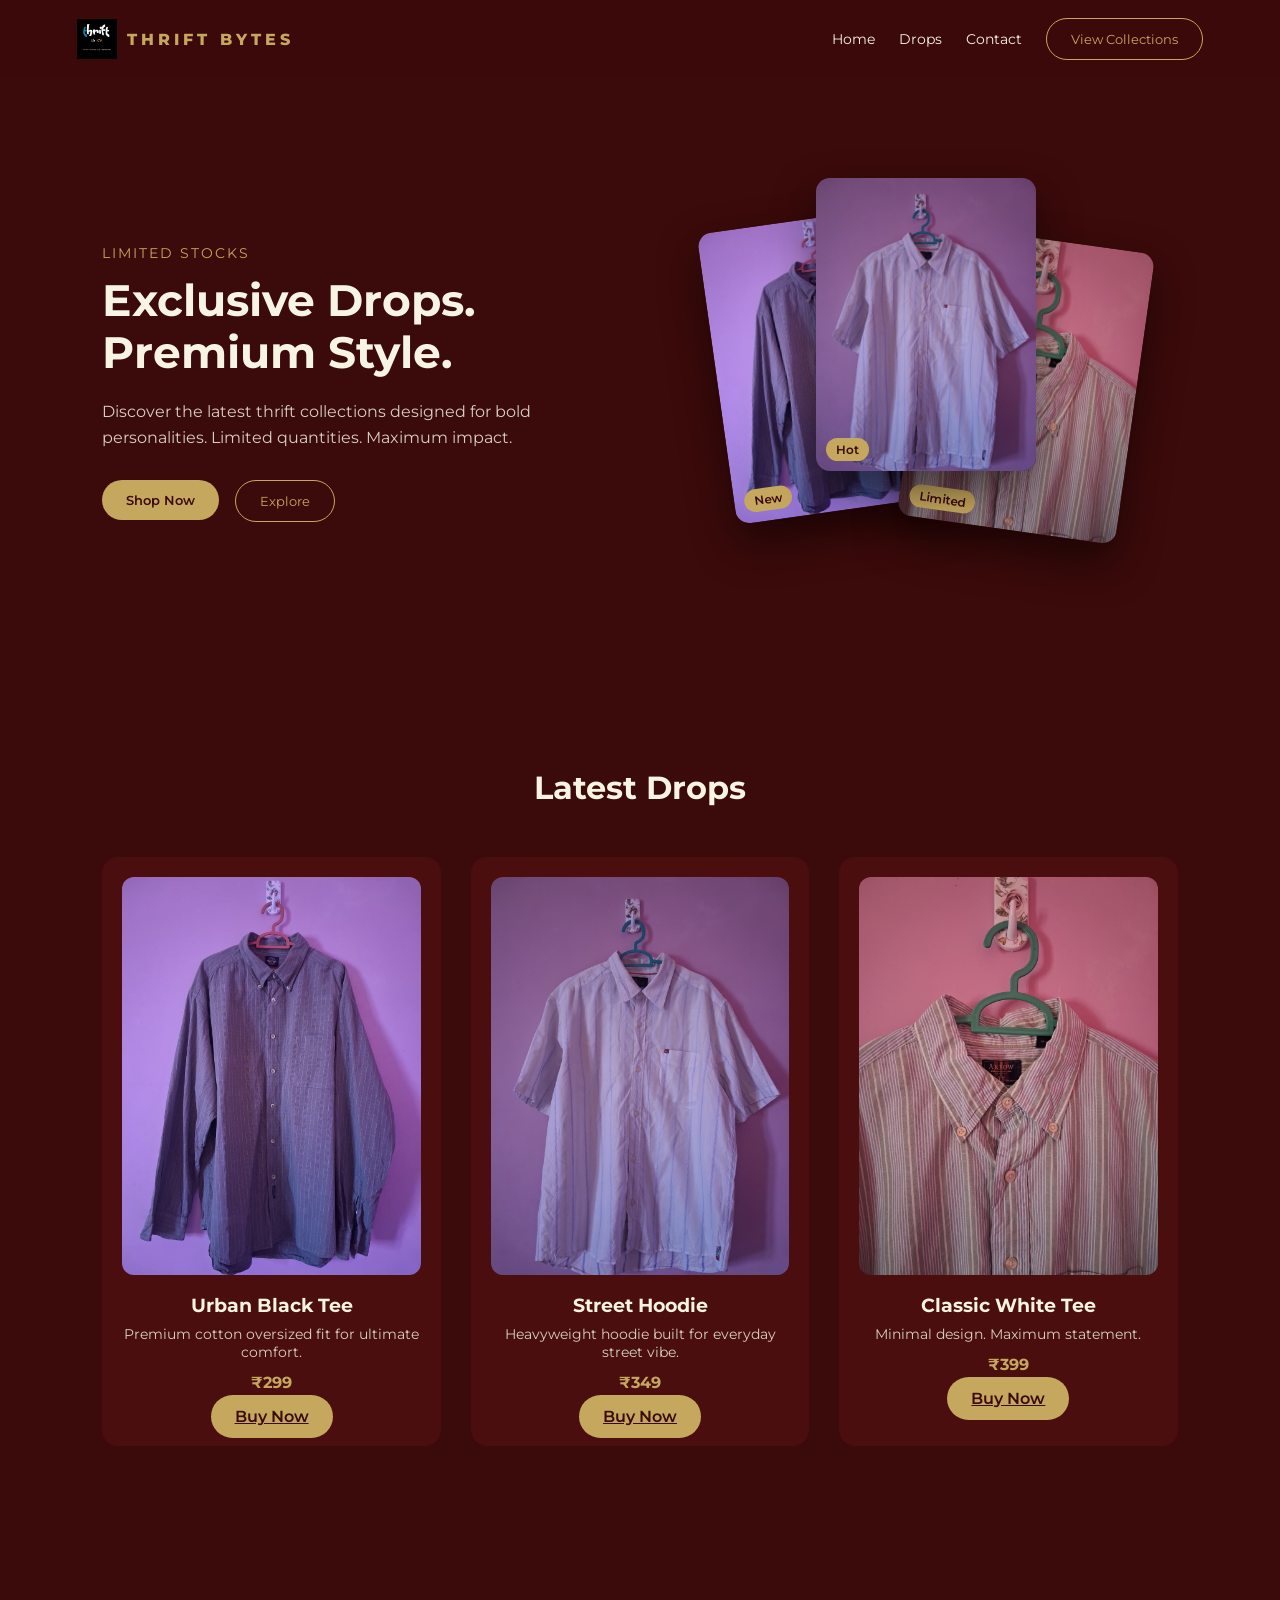
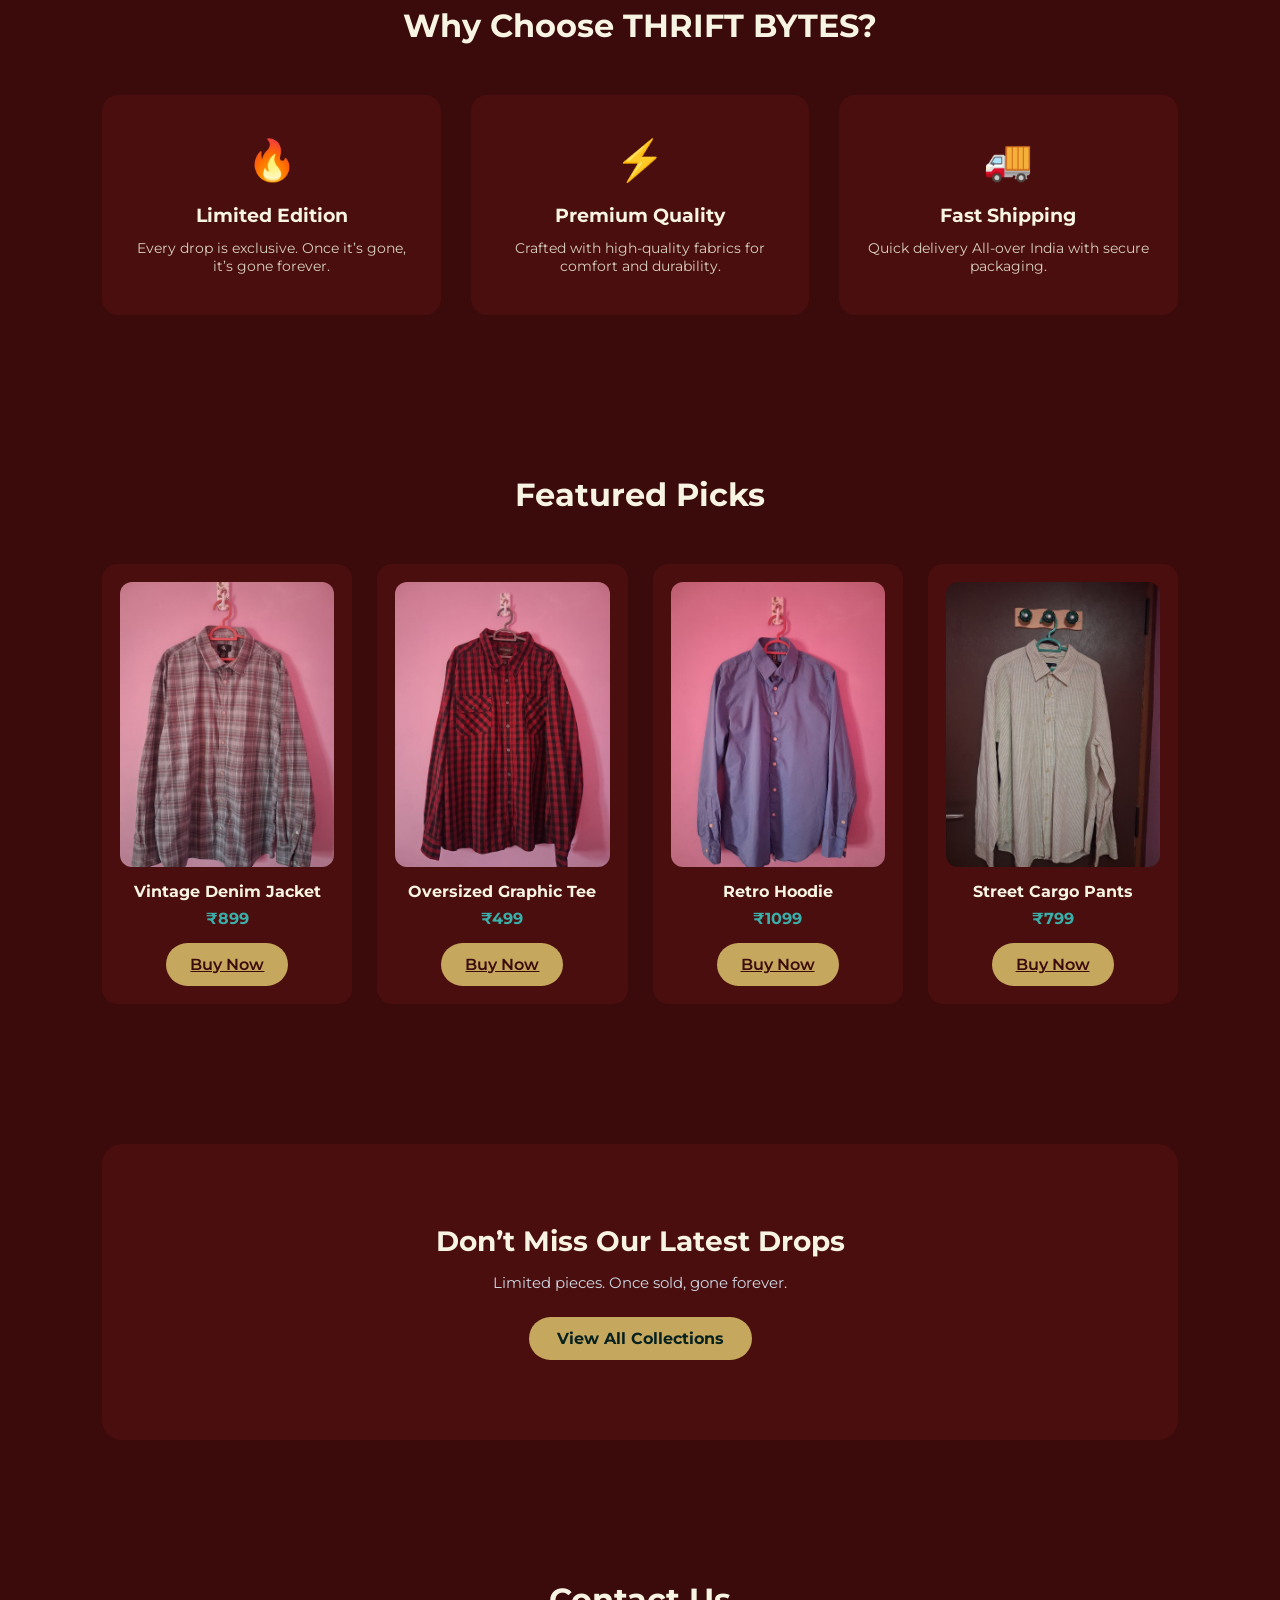
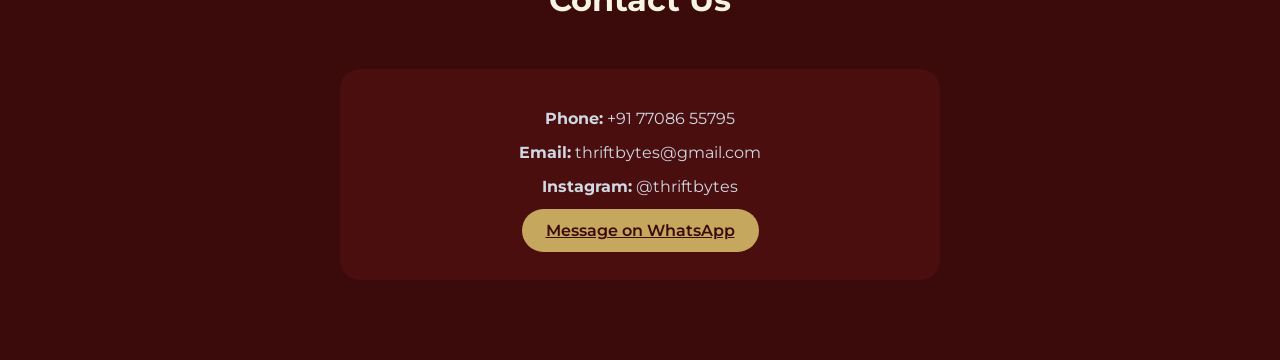
<file: index.html>
<!DOCTYPE html>
<html lang="en">

<head>
    <meta charset="UTF-8">
    <meta name="viewport" content="width=device-width, initial-scale=1.0">
    <title>THRIFT BYTES | HOME</title>
    <link rel="icon" href="thrift bytes.jpeg">

    <!-- Google Font -->
    <link href="https://fonts.googleapis.com/css2?family=Montserrat:wght@400;600;800&display=swap" rel="stylesheet">

    <!-- Your CSS File -->
    <link rel="stylesheet" href="style.css">
</head>

<body>

    <!-- ================= NAVBAR ================= -->

    <nav class="navbar">
        <div class="logo">
            <img src="thrift bytes.jpeg" alt="Logo">
            THRIFT BYTES
        </div>

        <div class="menu-toggle">&#9776;</div>

        <div class="nav-links">
            <a href="index.html">Home</a>

            <a href="drops.html">Drops</a>
            <a href="drops.html">Contact</a>
            <div class="parent-container">
               <a href="drops.html">
                <button class="btn-outline">View Collections</button>
                </a>
            </div>

        </div>
    </nav>

    <!-- ================= HERO ================= -->

    <section class="hero-section">

        <div class="hero-left">
            <div class="kicker">LIMITED STOCKS</div>
            <h1>Exclusive Drops.<br>Premium Style.</h1>
            <p>
                Discover the latest thrift collections designed for bold personalities.
                Limited quantities. Maximum impact.
            </p>

            <div class="hero-actions">
                <a href="https://wa.me/917708655795?text=Hi%20I%20want%20to%20buy%20Urban%20Black%20Tee">
                    <button class="btn-primary">Shop Now</button>
                </a>
                <a href="drops.html">
                    <button class="btn-outline">Explore</button>
                </a>
            </div>
        </div>

        <div class="hero-right">
            <div class="shirt-card card-1">
                <img src="images.jpeg/cn-1.jpeg" alt="">
                <span>New</span>
            </div>

            <div class="shirt-card card-2">
                <img src="images.jpeg/cn-2.jpeg" alt="">
                <span>Hot</span>
            </div>

            <div class="shirt-card card-3">
                <img src="images.jpeg/cn-3.jpeg" alt="">
                <span>Limited</span>
            </div>
        </div>

    </section>

    <!-- ================= DROP SECTION ================= -->

    <section class="drop-section">
        <h2 class="section-title">Latest Drops</h2>

        <div class="drop-grid">

            <div class="drop-card">
                <img src="images.jpeg/cn-1.jpeg" alt="">
                <h3>Urban Black Tee</h3>
                <p>Premium cotton oversized fit for ultimate comfort.</p>
                <div class="price">₹299</div>
                <a class="btn-primary"
                    href="https://wa.me/917708655795?text=Hi%20I%20want%20to%20buy%20Urban%20Black%20Tee"
                    target="_blank">
                    Buy Now
                </a>
            </div>

            <div class="drop-card">
                <img src="images.jpeg/cn-2.jpeg" alt="">
                <h3>Street Hoodie</h3>
                <p>Heavyweight hoodie built for everyday street vibe.</p>
                <div class="price">₹349</div>
                <a class="btn-primary" href="https://wa.me/917708655795?text=Hi%20I%20want%20to%20buy%20Street%20Hoodie"
                    target="_blank">
                    Buy Now
                </a>
            </div>

            <div class="drop-card">
                <img src="images.jpeg/cn-3.jpeg" alt="">
                <h3>Classic White Tee</h3>
                <p>Minimal design. Maximum statement.</p>
                <div class="price">₹399</div>
                <a class="btn-primary"
                    href="https://wa.me/917708655795?text=Hi%20I%20want%20to%20buy%20Classic%20White%20Tee"
                    target="_blank">
                    Buy Now
                </a>
            </div>

        </div>
    </section>

    <!-- ================= WHY US SECTION ================= -->

    <section class="why-section">
        <h2 class="section-title">Why Choose THRIFT BYTES?</h2>

        <div class="why-grid">

            <div class="why-card">
                <div class="why-icon">🔥</div>
                <h3>Limited Edition</h3>
                <p>Every drop is exclusive. Once it’s gone, it’s gone forever.</p>
            </div>

            <div class="why-card">
                <div class="why-icon">⚡</div>
                <h3>Premium Quality</h3>
                <p>Crafted with high-quality fabrics for comfort and durability.</p>
            </div>

            <div class="why-card">
                <div class="why-icon">🚚</div>
                <h3>Fast Shipping</h3>
                <p>Quick delivery All-over India with secure packaging.</p>
            </div>

        </div>
    </section>

    <section class="featured-section">
        <h2 class="section-title">Featured Picks</h2>

        <div class="featured-grid">

            <div class="featured-card">
                <img src="images.jpeg/cn-18.jpeg" alt="Product">
                <h3>Vintage Denim Jacket</h3>
                <p class="price">₹899</p>
                 <a class="btn-primary"
                    href="https://wa.me/917708655795?text=Hi%20I%20want%20to%20buy%20Classic%20White%20Tee"
                    target="_blank">
                    Buy Now
                </a>
            </div>

            <div class="featured-card">
                <img src="images.jpeg/cn-19.jpeg" alt="Product">
                <h3>Oversized Graphic Tee</h3>
                <p class="price">₹499</p>
                 <a class="btn-primary"
                    href="https://wa.me/917708655795?text=Hi%20I%20want%20to%20buy%20Classic%20White%20Tee"
                    target="_blank">
                    Buy Now
                </a>
            </div>

            <div class="featured-card">
                <img src="images.jpeg/cn-20.jpeg" alt="Product">
                <h3>Retro Hoodie</h3>
                <p class="price">₹1099</p>
                  <a class="btn-primary"
                    href="https://wa.me/917708655795?text=Hi%20I%20want%20to%20buy%20Classic%20White%20Tee"
                    target="_blank">
                    Buy Now
                </a>
            </div>

            <div class="featured-card">
                <img src="images.jpeg/cn-21.jpeg" alt="Product">
                <h3>Street Cargo Pants</h3>
                <p class="price">₹799</p>
                  <a class="btn-primary"
                    href="https://wa.me/917708655795?text=Hi%20I%20want%20to%20buy%20Classic%20White%20Tee"
                    target="_blank">
                    Buy Now
                </a>
            </div>

        </div>
    </section>

    <section class="cta-section">
        <div class="cta-content">
            <h2>Don’t Miss Our Latest Drops</h2>
            <p>Limited pieces. Once sold, gone forever.</p>
            <a href="drops.html" class="btn-primary">View All Collections</a>
        </div>
    </section>

    <section class="contact-section">
        <h2 class="section-title">Contact Us</h2>

        <div class="contact-container">

            <div class="contact-info">
                <p><strong>Phone:</strong> +91 77086 55795</p>
                <p><strong>Email:</strong> thriftbytes@gmail.com</p>
                <p><strong>Instagram:</strong> @thriftbytes</p>
            </div>

            <div class="contact-action">
                <a href="https://wa.me/919876543210" class="btn-primary">Message on WhatsApp</a>
            </div>

        </div>
    </section>


    <!-- ================= NAV TOGGLE SCRIPT ================= -->

    <script>
        const toggle = document.querySelector(".menu-toggle");
        const nav = document.querySelector(".nav-links");

        toggle.addEventListener("click", () => {
            nav.classList.toggle("active");
        });
    </script>

</body>

</html>
</file>
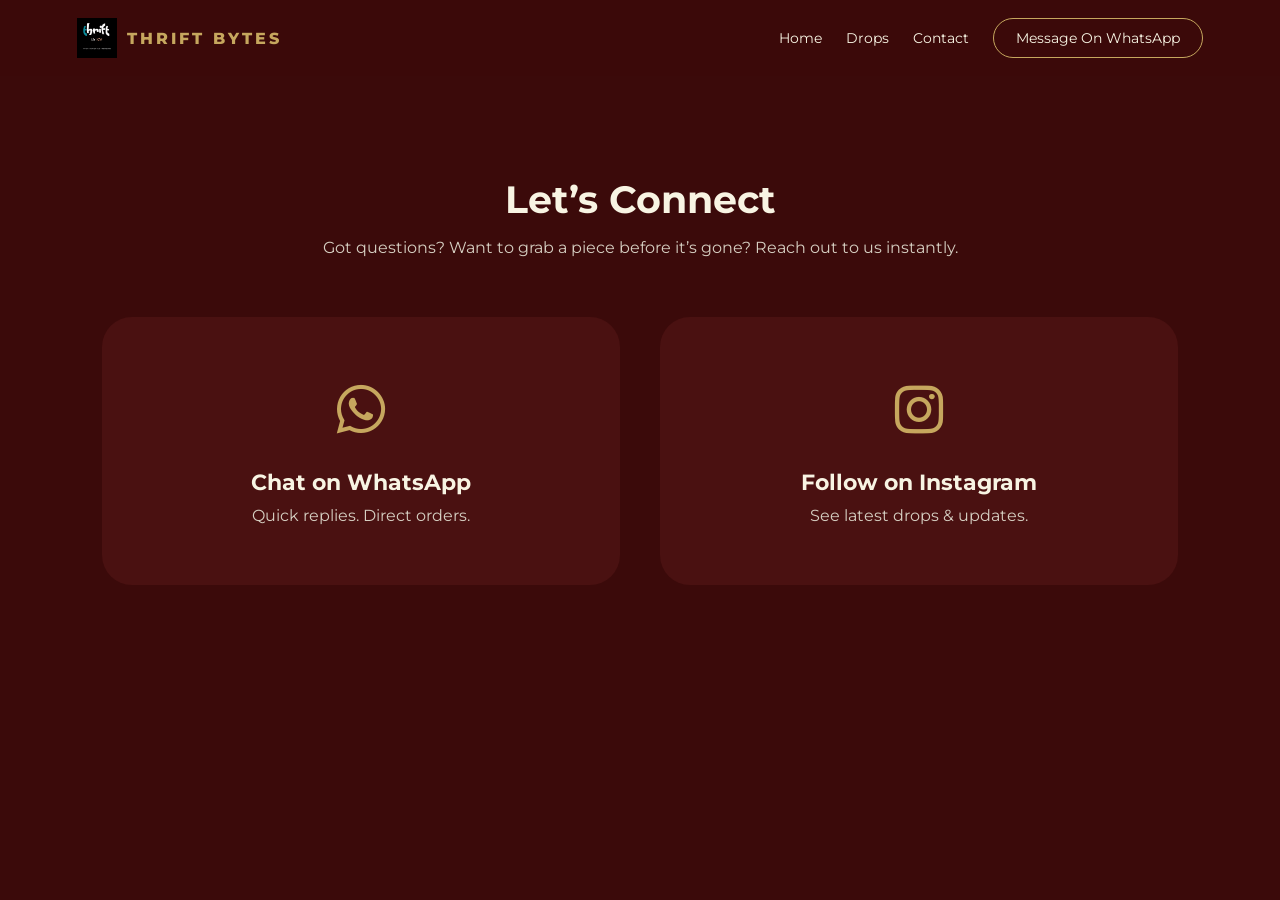
<file: contact.html>
<!DOCTYPE html>
<html lang="en">
<head>
<meta charset="UTF-8">
<meta name="viewport" content="width=device-width, initial-scale=1.0">
<title>THRIFT BYTES | CONTACT</title>

<link href="https://fonts.googleapis.com/css2?family=Montserrat:wght@400;600;800&display=swap" rel="stylesheet">
<link rel="stylesheet" href="https://cdnjs.cloudflare.com/ajax/libs/font-awesome/6.5.0/css/all.min.css">
<link rel="icon" href="thrift bytes.jpeg">
<style>
* {
    margin: 0;
    padding: 0;
    box-sizing: border-box;
    font-family: "Montserrat", sans-serif;
}

body {
    background: #3B0A0A;
    color: #F8F4E3;
    overflow-x: hidden;
}

/* ================= NAVBAR ================= */

.navbar {
    position: sticky;
    top: 0;
    z-index: 100;
    display: flex;
    justify-content: space-between;
    align-items: center;
    padding: 18px 6%;
    background: rgba(59, 10, 10, 0.95);
    backdrop-filter: blur(8px);
}

.logo {
    display: flex;
    align-items: center;
    gap: 10px;
    font-weight: 800;
    letter-spacing: 3px;
    color: #C6A75E;
}

.logo img {
    height: 40px;
}

.nav-links {
    display: flex;
    gap: 24px;
    align-items: center;
}

.nav-links a {
    text-decoration: none;
    color: #F8F4E3;
    font-size: 14px;
    transition: 0.3s ease;
}

.nav-links a:hover {
    color: #C6A75E;
}

.menu-toggle {
    display: none;
    font-size: 28px;
    cursor: pointer;
    color: #C6A75E;
}

/* Button Styled Anchor */

.btn-outline {
    padding: 10px 22px;
    border-radius: 28px;
    border: 1px solid #C6A75E;
    color: #C6A75E;
    background: transparent;
    text-decoration: none;
    display: inline-flex;
    align-items: center;
    justify-content: center;
    transition: all 0.3s ease;
}

.btn-outline:hover {
    background: #C6A75E;
    color: #3B0A0A !important;  /* force text color */
    border: 1px solid #C6A75E;
}

/* ================= CONTACT SECTION ================= */

.big-contact {
    padding: 100px 8%;
    text-align: center;
}

.big-contact h1 {
    font-size: 38px;
    margin-bottom: 15px;
}

.contact-subtitle {
    color: #d6cfc2;
    margin-bottom: 60px;
    font-size: 16px;
}

.contact-grid {
    display: grid;
    grid-template-columns: repeat(2, 1fr);
    gap: 40px;
}

.contact-card {
    background: #4A1111;
    padding: 60px 30px;
    border-radius: 30px;
    text-decoration: none;
    color: #F8F4E3;
    transition: 0.3s ease;
    display: flex;
    flex-direction: column;
    align-items: center;
}

.contact-card:hover {
    transform: translateY(-8px);
    border: 1px solid #C6A75E;
}

.contact-card .icon {
    font-size: 55px;
    margin-bottom: 25px;
    color: #C6A75E;
}

.contact-card h3 {
    margin-bottom: 10px;
    font-size: 22px;
}

.contact-card p {
    color: #d6cfc2;
}

/* ================= MOBILE ================= */

@media (max-width: 900px) {

    .menu-toggle {
        display: block;
    }

    .nav-links {
        position: absolute;
        top: 75px;
        left: 0;
        width: 100%;
        background: #3B0A0A;
        flex-direction: column;
        gap: 20px;
        padding: 25px;
        display: none;
    }

    .nav-links.active {
        display: flex;
    }

    .contact-grid {
        grid-template-columns: 1fr;
    }

    .big-contact h1 {
        font-size: 28px;
    }
}
</style>
</head>

<body>

<!-- NAVBAR -->
<nav class="navbar">
    <div class="logo">
        <img src="thrift bytes.jpeg" alt="Logo">
        THRIFT BYTES
    </div>

    <div class="menu-toggle">&#9776;</div>

    <div class="nav-links">
        <a href="index.html">Home</a>
        <a href="drops.html">Drops</a>
        <a href="contact.html">Contact</a>
        <a href="https://wa.me/917708655795" class="btn-outline">
            Message On WhatsApp
        </a>
    </div>
</nav>

<!-- CONTACT SECTION -->
<section class="big-contact">

    <h1>Let’s Connect</h1>
    <p class="contact-subtitle">
        Got questions? Want to grab a piece before it’s gone?
        Reach out to us instantly.
    </p>

    <div class="contact-grid">

        <a href="https://wa.me/917708655795" class="contact-card">
            <div class="icon">
                <i class="fab fa-whatsapp"></i>
            </div>
            <h3>Chat on WhatsApp</h3>
            <p>Quick replies. Direct orders.</p>
        </a>

        <a href="https://instagram.com/thriftbytes" class="contact-card">
            <div class="icon">
                <i class="fab fa-instagram"></i>
            </div>
            <h3>Follow on Instagram</h3>
            <p>See latest drops & updates.</p>
        </a>

    </div>

</section>

<script>
const toggle = document.querySelector(".menu-toggle");
const navLinks = document.querySelector(".nav-links");

toggle.addEventListener("click", () => {
    navLinks.classList.toggle("active");
});
</script>

</body>
</html>
</file>
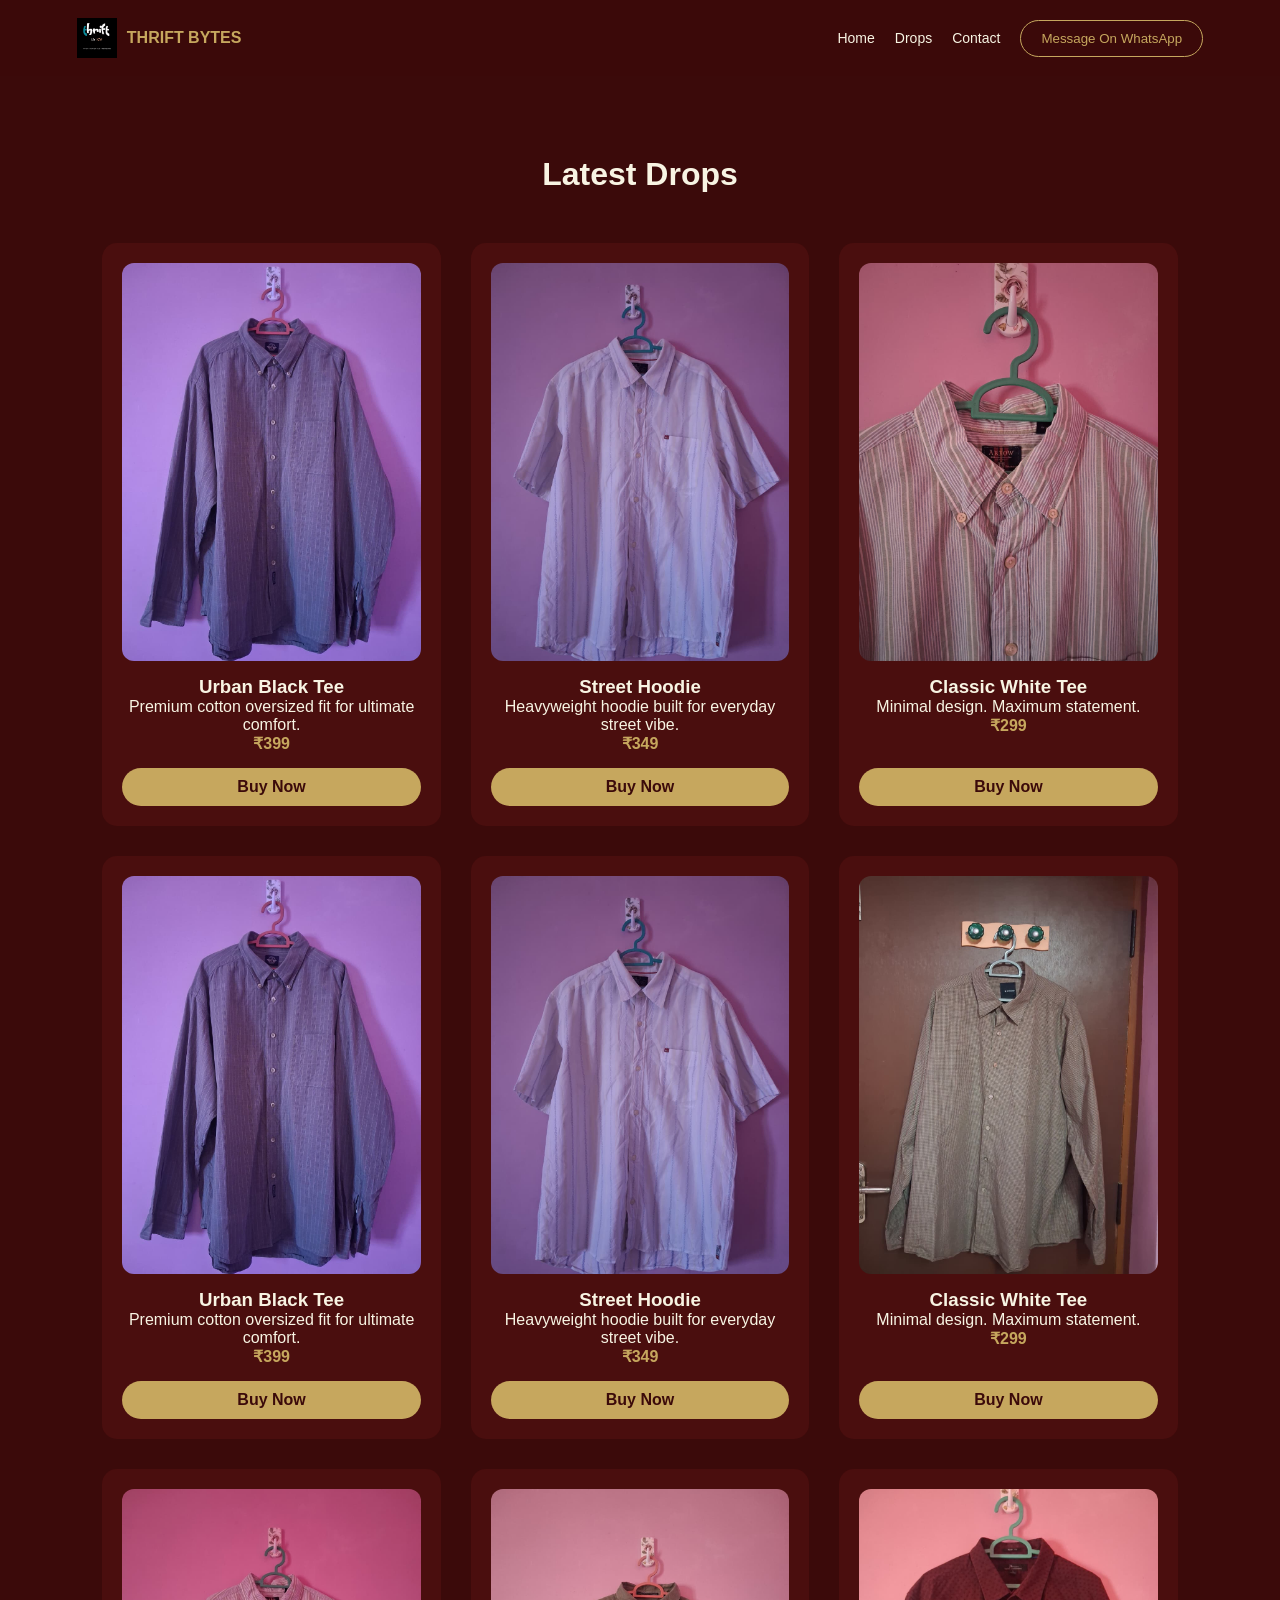
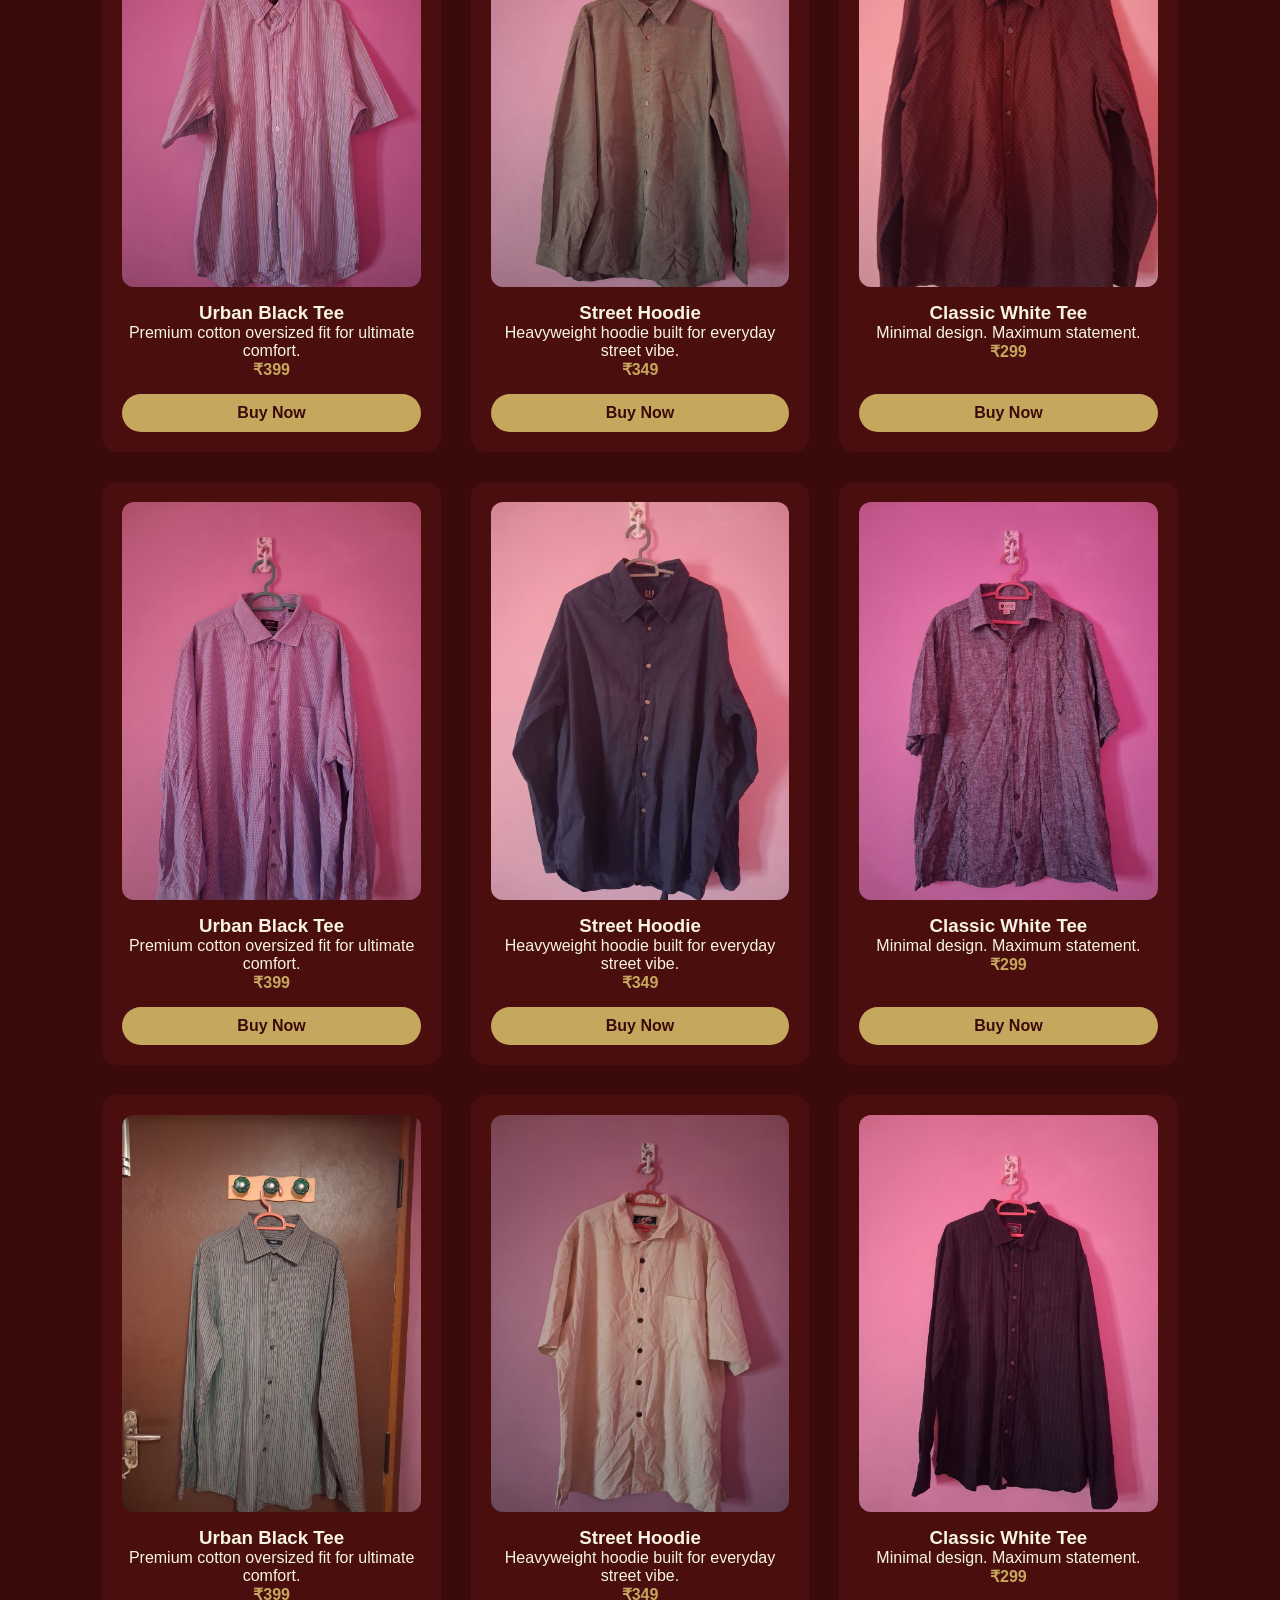
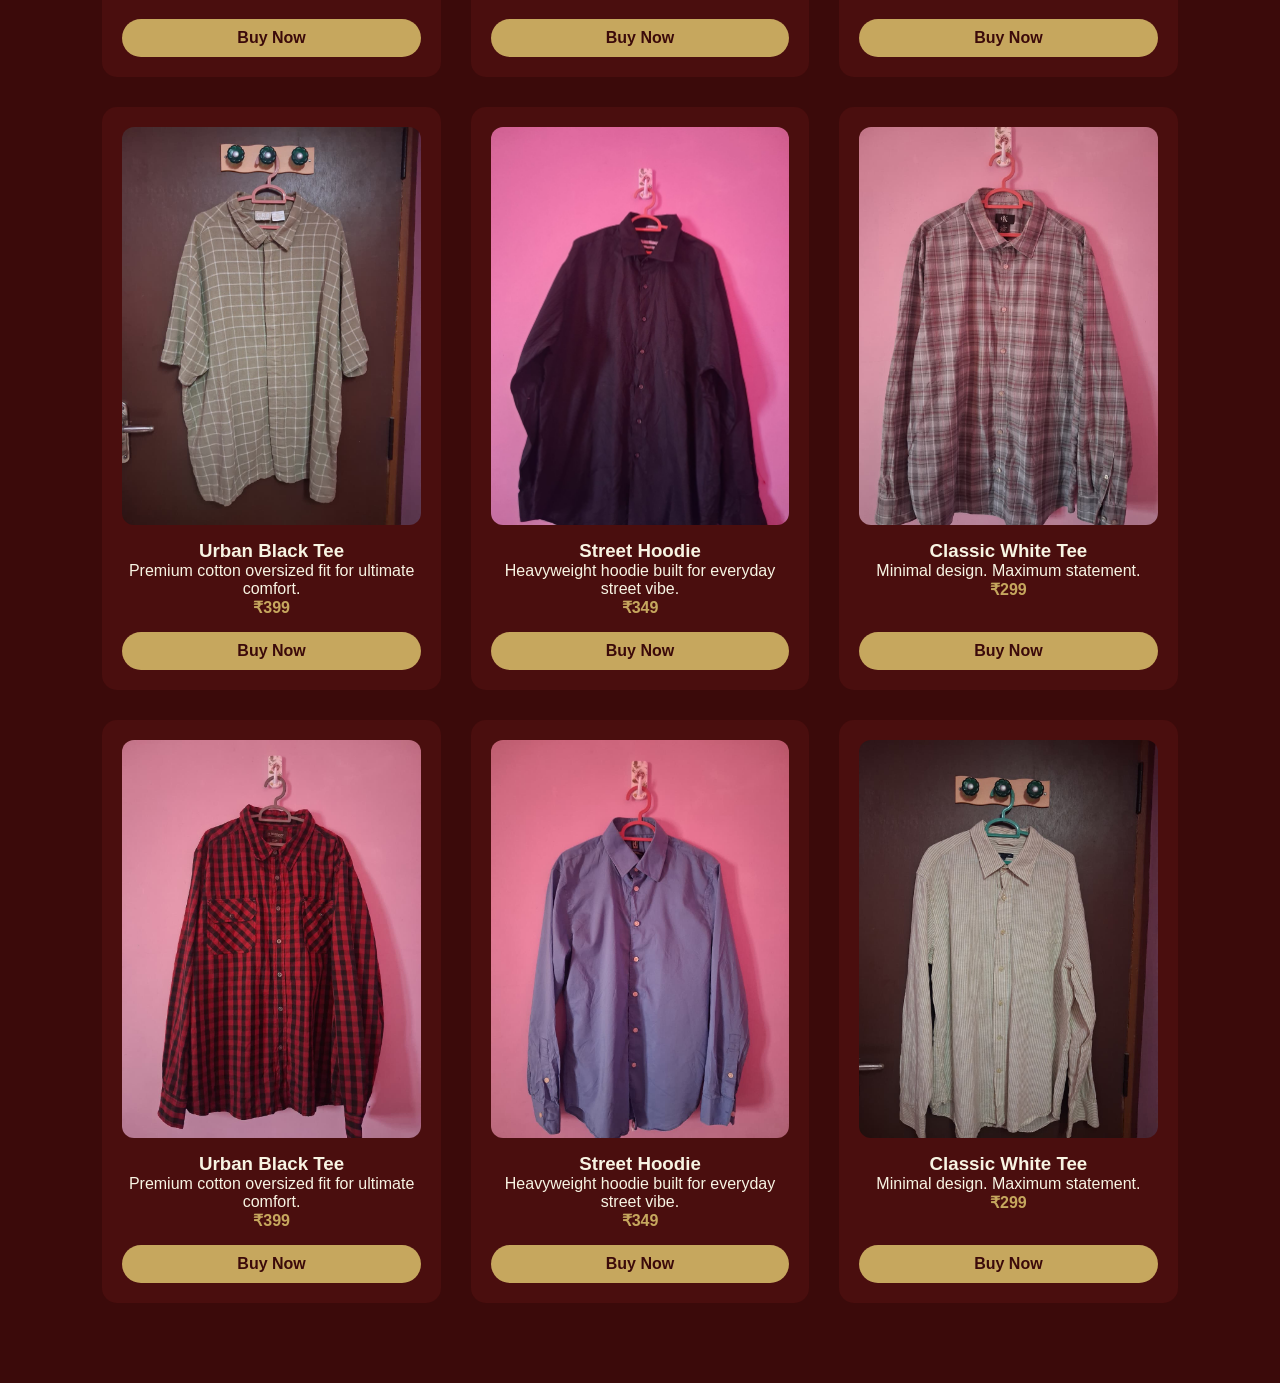
<file: drops.html>
<!DOCTYPE html>
<html lang="en">

<head>
    <meta charset="UTF-8">
    <meta name="viewport" content="width=device-width, initial-scale=1.0">
    <title>THRIFT BYTES | DROPS</title>
<link rel="icon" href="thrift bytes.jpeg">
    <style>
        * {
            margin: 0;
            padding: 0;
            box-sizing: border-box;
            font-family: Arial, sans-serif;
        }

        body {
            background: #3B0A0A;
            color: #F8F4E3;
        }

        .navbar {
            position: sticky;
            top: 0;
            z-index: 100;
            display: flex;
            justify-content: space-between;
            align-items: center;
            padding: 18px 6%;
            background: rgba(59, 10, 10, 0.95);
        }

        .logo {
            display: flex;
            align-items: center;
            gap: 10px;
            font-weight: bold;
            color: #C6A75E;
        }

        .logo img {
            height: 40px;
        }

        .nav-links {
            display: flex;
            gap: 20px;
            align-items: center;
        }

        .nav-links a {
            text-decoration: none;
            color: #F8F4E3;
            font-size: 14px;
        }

        .nav-links a:hover {
            color: #C6A75E;
        }

        .menu-toggle {
            display: none;
            font-size: 28px;
            cursor: pointer;
            color: #C6A75E;
        }

        .btn-outline {
            padding: 10px 20px;
            border-radius: 25px;
            border: 1px solid #C6A75E;
            background: transparent;
            color: #C6A75E;
            cursor: pointer;
        }

        .drop-section {
            padding: 80px 8%;
        }

        .section-title {
            text-align: center;
            font-size: 32px;
            margin-bottom: 50px;
        }

        .drop-grid {
            display: grid;
            grid-template-columns: repeat(3, 1fr);
            gap: 30px;
        }

        @media (max-width: 992px) {
            .drop-grid {
                grid-template-columns: repeat(2, 1fr);
            }
        }

        @media (max-width: 600px) {
            .drop-grid {
                grid-template-columns: 1fr;
            }
        }

        .drop-card {
            background: #4A0E0E;
            padding: 20px;
            border-radius: 15px;
            text-align: center;
            transition: 0.3s ease;
            display: flex;
            flex-direction: column;
        }

        .drop-card img {
            width: 100%;
            border-radius: 12px;
            margin-bottom: 15px;
        }

        .price {
            font-weight: bold;
            margin-bottom: 15px;
            color: #C6A75E;
        }

        .btn-primary {
            display: inline-block;
            padding: 10px 20px;
            border-radius: 25px;
            background: #C6A75E;
            color: #3B0A0A;
            font-weight: bold;
            cursor: pointer;
            margin-top: auto;
            text-decoration: none;
        }

        .drop-card:hover {
            transform: translateY(-6px);
        }

        @media (max-width: 768px) {

            .menu-toggle {
                display: block;
            }

            .nav-links {
                position: absolute;
                top: 70px;
                left: 0;
                width: 100%;
                background: #3B0A0A;
                flex-direction: column;
                gap: 15px;
                padding: 20px;
                display: none;
            }

            .nav-links.active {
                display: flex;
            }
        }
    </style>
</head>


<body>

    <nav class="navbar">
        <div class="logo">
            <img src="thrift bytes.jpeg" alt="Logo">
            THRIFT BYTES
        </div>

        <div class="menu-toggle">&#9776;</div>

        <div class="nav-links">
            <a href="index.html">Home</a>
            
            <a href="drops.html">Drops</a>
            <a href="contact.html">Contact</a>
            <a href="https://wa.me/917708655795?text=Hi%20I%20want%20to%20buy%20Urban%20Black%20Tee">
            <button class="btn-outline">Message On WhatsApp</button>
            </a>
        </div>
    </nav>

    <section class="drop-section">
        <h2 class="section-title">Latest Drops</h2>

        <div class="drop-grid">

            <!-- Repeat for all products -->
            <div class="drop-card">
                <img src="images.jpeg/cn-1.jpeg" alt="">
                <h3>Urban Black Tee</h3>
                <p>Premium cotton oversized fit for ultimate comfort.</p>
                <div class="price">₹399</div>
                <a class="btn-primary"
                    href="https://wa.me/917708655795?text=Hi%20I%20want%20to%20buy%20Urban%20Black%20Tee"
                    target="_blank">Buy Now</a>
            </div>

            <div class="drop-card">
                <img src="images.jpeg/cn-2.jpeg" alt="">
                <h3>Street Hoodie</h3>
                <p>Heavyweight hoodie built for everyday street vibe.</p>
                <div class="price">₹349</div>
                <a class="btn-primary" href="https://wa.me/917708655795?text=Hi%20I%20want%20to%20buy%20Street%20Hoodie"
                    target="_blank">Buy Now</a>
            </div>

            <div class="drop-card">
                <img src="images.jpeg/cn-3.jpeg" alt="">
                <h3>Classic White Tee</h3>
                <p>Minimal design. Maximum statement.</p>
                <div class="price">₹299</div>
                <a class="btn-primary"
                    href="https://wa.me/917708655795?text=Hi%20I%20want%20to%20buy%20Classic%20White%20Tee"
                    target="_blank">Buy Now</a>
            </div>
            <div class="drop-card">
                <img src="images.jpeg/cn-4.jpeg" alt="">
                <h3>Urban Black Tee</h3>
                <p>Premium cotton oversized fit for ultimate comfort.</p>
                <div class="price">₹399</div>
                <a class="btn-primary"
                    href="https://wa.me/917708655795?text=Hi%20I%20want%20to%20buy%20Urban%20Black%20Tee"
                    target="_blank">Buy Now</a>
            </div>

            <div class="drop-card">
                <img src="images.jpeg/cn-5.jpeg" alt="">
                <h3>Street Hoodie</h3>
                <p>Heavyweight hoodie built for everyday street vibe.</p>
                <div class="price">₹349</div>
                <a class="btn-primary" href="https://wa.me/917708655795?text=Hi%20I%20want%20to%20buy%20Street%20Hoodie"
                    target="_blank">Buy Now</a>
            </div>

            <div class="drop-card">
                <img src="images.jpeg/cn-6.jpeg" alt="">
                <h3>Classic White Tee</h3>
                <p>Minimal design. Maximum statement.</p>
                <div class="price">₹299</div>
                <a class="btn-primary"
                    href="https://wa.me/917708655795?text=Hi%20I%20want%20to%20buy%20Classic%20White%20Tee"
                    target="_blank">Buy Now</a>
            </div>
            <div class="drop-card">
                <img src="images.jpeg/cn-7.jpeg" alt="">
                <h3>Urban Black Tee</h3>
                <p>Premium cotton oversized fit for ultimate comfort.</p>
                <div class="price">₹399</div>
                <a class="btn-primary"
                    href="https://wa.me/917708655795?text=Hi%20I%20want%20to%20buy%20Urban%20Black%20Tee"
                    target="_blank">Buy Now</a>
            </div>

            <div class="drop-card">
                <img src="images.jpeg/cn-8.jpeg" alt="">
                <h3>Street Hoodie</h3>
                <p>Heavyweight hoodie built for everyday street vibe.</p>
                <div class="price">₹349</div>
                <a class="btn-primary" href="https://wa.me/917708655795?text=Hi%20I%20want%20to%20buy%20Street%20Hoodie"
                    target="_blank">Buy Now</a>
            </div>

            <div class="drop-card">
                <img src="images.jpeg/cn-9.jpeg" alt="">
                <h3>Classic White Tee</h3>
                <p>Minimal design. Maximum statement.</p>
                <div class="price">₹299</div>
                <a class="btn-primary"
                    href="https://wa.me/917708655795?text=Hi%20I%20want%20to%20buy%20Classic%20White%20Tee"
                    target="_blank">Buy Now</a>
            </div>
            <div class="drop-card">
                <img src="images.jpeg/cn-10.jpeg" alt="">
                <h3>Urban Black Tee</h3>
                <p>Premium cotton oversized fit for ultimate comfort.</p>
                <div class="price">₹399</div>
                <a class="btn-primary"
                    href="https://wa.me/917708655795?text=Hi%20I%20want%20to%20buy%20Urban%20Black%20Tee"
                    target="_blank">Buy Now</a>
            </div>

            <div class="drop-card">
                <img src="images.jpeg/cn-11.jpeg" alt="">
                <h3>Street Hoodie</h3>
                <p>Heavyweight hoodie built for everyday street vibe.</p>
                <div class="price">₹349</div>
                <a class="btn-primary" href="https://wa.me/917708655795?text=Hi%20I%20want%20to%20buy%20Street%20Hoodie"
                    target="_blank">Buy Now</a>
            </div>

            <div class="drop-card">
                <img src="images.jpeg/cn-12.jpeg" alt="">
                <h3>Classic White Tee</h3>
                <p>Minimal design. Maximum statement.</p>
                <div class="price">₹299</div>
                <a class="btn-primary"
                    href="https://wa.me/917708655795?text=Hi%20I%20want%20to%20buy%20Classic%20White%20Tee"
                    target="_blank">Buy Now</a>
            </div>
            <div class="drop-card">
                <img src="images.jpeg/cn-13.jpeg" alt="">
                <h3>Urban Black Tee</h3>
                <p>Premium cotton oversized fit for ultimate comfort.</p>
                <div class="price">₹399</div>
                <a class="btn-primary"
                    href="https://wa.me/917708655795?text=Hi%20I%20want%20to%20buy%20Urban%20Black%20Tee"
                    target="_blank">Buy Now</a>
            </div>

            <div class="drop-card">
                <img src="images.jpeg/cn-14.jpeg" alt="">
                <h3>Street Hoodie</h3>
                <p>Heavyweight hoodie built for everyday street vibe.</p>
                <div class="price">₹349</div>
                <a class="btn-primary" href="https://wa.me/917708655795?text=Hi%20I%20want%20to%20buy%20Street%20Hoodie"
                    target="_blank">Buy Now</a>
            </div>

            <div class="drop-card">
                <img src="images.jpeg/cn-15.jpeg" alt="">
                <h3>Classic White Tee</h3>
                <p>Minimal design. Maximum statement.</p>
                <div class="price">₹299</div>
                <a class="btn-primary"
                    href="https://wa.me/917708655795?text=Hi%20I%20want%20to%20buy%20Classic%20White%20Tee"
                    target="_blank">Buy Now</a>
            </div>
            <div class="drop-card">
                <img src="images.jpeg/cn-16.jpeg" alt="">
                <h3>Urban Black Tee</h3>
                <p>Premium cotton oversized fit for ultimate comfort.</p>
                <div class="price">₹399</div>
                <a class="btn-primary"
                    href="https://wa.me/917708655795?text=Hi%20I%20want%20to%20buy%20Urban%20Black%20Tee"
                    target="_blank">Buy Now</a>
            </div>

            <div class="drop-card">
                <img src="images.jpeg/cn-17.jpeg" alt="">
                <h3>Street Hoodie</h3>
                <p>Heavyweight hoodie built for everyday street vibe.</p>
                <div class="price">₹349</div>
                <a class="btn-primary" href="https://wa.me/917708655795?text=Hi%20I%20want%20to%20buy%20Street%20Hoodie"
                    target="_blank">Buy Now</a>
            </div>

            <div class="drop-card">
                <img src="images.jpeg/cn-18.jpeg" alt="">
                <h3>Classic White Tee</h3>
                <p>Minimal design. Maximum statement.</p>
                <div class="price">₹299</div>
                <a class="btn-primary"
                    href="https://wa.me/917708655795?text=Hi%20I%20want%20to%20buy%20Classic%20White%20Tee"
                    target="_blank">Buy Now</a>
            </div>
            <div class="drop-card">
                <img src="images.jpeg/cn-19.jpeg" alt="">
                <h3>Urban Black Tee</h3>
                <p>Premium cotton oversized fit for ultimate comfort.</p>
                <div class="price">₹399</div>
                <a class="btn-primary"
                    href="https://wa.me/917708655795?text=Hi%20I%20want%20to%20buy%20Urban%20Black%20Tee"
                    target="_blank">Buy Now</a>
            </div>

            <div class="drop-card">
                <img src="images.jpeg/cn-20.jpeg" alt="">
                <h3>Street Hoodie</h3>
                <p>Heavyweight hoodie built for everyday street vibe.</p>
                <div class="price">₹349</div>
                <a class="btn-primary" href="https://wa.me/917708655795?text=Hi%20I%20want%20to%20buy%20Street%20Hoodie"
                    target="_blank">Buy Now</a>
            </div>

            <div class="drop-card">
                <img src="images.jpeg/cn-21.jpeg" alt="">
                <h3>Classic White Tee</h3>
                <p>Minimal design. Maximum statement.</p>
                <div class="price">₹299</div>
                <a class="btn-primary"
                    href="https://wa.me/917708655795?text=Hi%20I%20want%20to%20buy%20Classic%20White%20Tee"
                    target="_blank">Buy Now</a>
            </div>

        </div>
    </section>

    <script>
        const toggle = document.querySelector(".menu-toggle");
        const nav = document.querySelector(".nav-links");

        toggle.addEventListener("click", () => {
            nav.classList.toggle("active");
        });
    </script>

</body>

</html>
</file>
<file: style.css>
* {
  margin: 0;
  padding: 0;
  box-sizing: border-box;
  font-family: "Montserrat", sans-serif;
}

body {
  background: #3B0A0A;
  color: #F8F4E3;
  overflow-x: hidden;
}

/* ================= NAVBAR ================= */

.navbar {
  position: sticky;
  top: 0;
  z-index: 100;
  display: flex;
  justify-content: space-between;
  align-items: center;
  padding: 18px 6%;
  background: rgba(59, 10, 10, 0.95);
  backdrop-filter: blur(8px);
}

.logo {
  display: flex;
  align-items: center;
  gap: 10px;
  font-weight: 800;
  letter-spacing: 4px;
  color: #C6A75E;
}

.logo img {
  height: 40px;
}

.nav-links {
  display: flex;
  gap: 24px;
  align-items: center;
  transition: all 0.3s ease;
}

.nav-links a {
  text-decoration: none;
  color: #F8F4E3;
  font-size: 14px;
  transition: 0.3s ease;
}

.nav-links a:hover {
  color: #C6A75E;
}

.menu-toggle {
  display: none;
  font-size: 28px;
  cursor: pointer;
  color: #C6A75E;
}

/* ================= BUTTONS ================= */

.btn-primary {
  padding: 12px 24px;
  border-radius: 28px;
  background: #C6A75E;
  color: #3B0A0A;
  border: none;
  font-weight: 600;
  cursor: pointer;
  transition: all 0.3s ease;
}

.btn-outline {
  padding: 12px 24px;
  border-radius: 28px;
  border: 1px solid #C6A75E;
  color: #C6A75E;
  background: transparent;
  cursor: pointer;
  transition: all 0.3s ease;

  display: inline-block;
}

.parent-container {
  text-align: center;
}
.btn-primary:hover,
.btn-outline:hover {
  transform: translateY(-3px);
}

/* ================= HERO ================= */

.hero-section {
  padding: 80px 8%;
  display: grid;
  grid-template-columns: 1.2fr 1fr;
  align-items: center;
  gap: 60px;
}

.hero-left {
  order: 1;
}

.kicker {
  color: #C6A75E;
  font-size: 14px;
  letter-spacing: 2px;
  margin-bottom: 12px;
}

.hero-left h1 {
  font-size: 44px;
  margin-bottom: 20px;
  line-height: 1.2;
}

.hero-left p {
  color: #D8CFC0;
  max-width: 500px;
  margin-bottom: 30px;
  line-height: 1.6;
}

.hero-actions {
  display: flex;
  gap: 16px;
  flex-wrap: wrap;
}

/* ================= HERO RIGHT ================= */

.hero-right {
  position: relative;
  height: 450px;
  display: flex;
  justify-content: center;
  align-items: center;
  order: 2;
}

.shirt-card {
  position: absolute;
  width: 220px;
  border-radius: 14px;
  overflow: hidden;
  background: #4A0E0E;
  box-shadow: 0 20px 40px rgba(0, 0, 0, 0.5);
  transition: transform 0.4s ease;
}

.shirt-card img {
  width: 100%;
  display: block;
}

.shirt-card span {
  position: absolute;
  bottom: 10px;
  left: 10px;
  background: #C6A75E;
  color: #3B0A0A;
  font-size: 12px;
  padding: 4px 10px;
  border-radius: 20px;
  font-weight: 600;
}

/* Card Positioning */

.card-1 {
  top: 60px;
  left: 0;
  transform: rotate(-8deg);
}

.card-2 {
  top: 20px;
  left: 100px;
  z-index: 2;
}

.card-3 {
  top: 80px;
  left: 200px;
  transform: rotate(8deg);
}

.shirt-card:hover {
  transform: scale(1.05) rotate(0deg);
  z-index: 5;
}

/* ================= DROP SECTION ================= */

.drop-section {
  padding: 80px 8%;
}

.section-title {
  text-align: center;
  font-size: 32px;
  margin-bottom: 50px;
}

.drop-grid {
  display: grid;
  grid-template-columns: repeat(3, 1fr);
  gap: 30px;
}

.drop-card {
  background: #4A0E0E;
  padding: 20px;
  border-radius: 16px;
  text-align: center;
  transition: transform 0.3s ease;
}

.drop-card img {
  width: 100%;
  border-radius: 12px;
  margin-bottom: 15px;
}

.drop-card h3 {
  margin-bottom: 8px;
}

.drop-card p {
  font-size: 14px;
  color: #D8CFC0;
  margin-bottom: 12px;
}

.price {
  font-weight: 700;
  margin-bottom: 15px;
  color: #C6A75E;
}

.drop-card:hover {
  transform: translateY(-6px);
}

/* ================= WHY SECTION ================= */

.why-section {
  padding: 80px 8%;
  text-align: center;
}

.why-grid {
  display: grid;
  grid-template-columns: repeat(3, 1fr);
  gap: 30px;
}

.why-card {
  background: #4A0E0E;
  padding: 40px 25px;
  border-radius: 16px;
  transition: 0.3s ease;
}

.why-card:hover {
  transform: translateY(-8px);
}

.why-icon {
  font-size: 40px;
  margin-bottom: 20px;
}

.why-card h3 {
  margin-bottom: 12px;
}

.why-card p {
  font-size: 14px;
  color: #D8CFC0;
}


.featured-section {
  padding: 80px 8%;
}

.featured-grid {
  display: grid;
  grid-template-columns: repeat(4, 1fr);
  gap: 25px;
}

@media (max-width: 992px) {
  .featured-grid {
    grid-template-columns: repeat(2, 1fr);
  }
}

@media (max-width: 600px) {
  .featured-grid {
    grid-template-columns: 1fr;
  }
}

.featured-card {
  background: #4A0E0E;
  padding: 18px;
  border-radius: 15px;
  text-align: center;
  transition: 0.3s ease;
  display: flex;
  flex-direction: column;
}

.featured-card .btn-primary {
  margin-top: auto;
  align-self: center;
}

.featured-card img {
  width: 100%;
  border-radius: 12px;
  margin-bottom: 15px;
}

.featured-card h3 {
  font-size: 16px;
  margin-bottom: 8px;
}

.featured-card .price {
  color: #3AAFA9;
  font-weight: bold;
  margin-bottom: 15px;
}

.featured-card:hover {
  transform: translateY(-5px);
}

.cta-section {
  padding: 80px 8%;
  background: #4A0E0E;
  text-align: center;
  border-radius: 20px;
  margin: 60px 8%;
}

.cta-content h2 {
  font-size: 28px;
  margin-bottom: 15px;
}

.cta-content p {
  color: #cfd8e3;
  margin-bottom: 25px;
  font-size: 15px;
}

.cta-content .btn-primary {
  display: inline-block;
  padding: 12px 28px;
  border-radius: 30px;
  background: #C6A75E;
  color: #07211f;
  font-weight: bold;
  text-decoration: none;
}

.contact-section {
    padding: 80px 8%;
    text-align: center;
}

.contact-container {
    margin-top: 40px;
    background: #4A0E0E;
    padding: 40px;
    border-radius: 20px;
    max-width: 600px;
    margin-left: auto;
    margin-right: auto;
}

.contact-info p {
    margin-bottom: 15px;
    color: #cfd8e3;
}

.contact-action {
    margin-top: 25px;
}

/* ================= RESPONSIVE ================= */

@media(max-width:900px) {

  .hero-section {
    grid-template-columns: 1fr;
    text-align: center;
  }

  .hero-left {
    order: 2;
  }

  .hero-left p {
    margin: 0 auto 30px;
  }

  .hero-actions {
    justify-content: center;
  }

  .hero-right {
    height: auto;
    margin-top: 40px;
    flex-direction: column;
  }

  .shirt-card {
    position: relative;
    width: 80%;
    max-width: 260px;
    margin-bottom: 20px;
    top: auto !important;
    left: auto !important;
    transform: none !important;
  }

  .why-grid {
    grid-template-columns: 1fr 1fr;
  }

  .drop-grid {
    grid-template-columns: repeat(2, 1fr);
  }
}

@media(max-width:600px) {

  .menu-toggle {
    display: block;
  }

  .nav-links {
    position: absolute;
    top: 100%;
    left: 0;
    width: 100%;
    background: #3B0A0A;
    flex-direction: column;
    gap: 16px;
    padding: 20px;
    display: none;
    border-top: 1px solid rgba(255, 255, 255, 0.05);
  }

  .nav-links.active {
    display: flex;
  }

  .hero-left h1 {
    font-size: 32px;
  }

  .hero-actions {
    flex-direction: column;
    align-items: center;
  }

  .btn-primary,
  .btn-outline {
    width: 100%;
    max-width: 300px;
  }

  .why-grid {
    grid-template-columns: 1fr;
  }

  .drop-grid {
    grid-template-columns: 1fr;
  }
}
</file>
